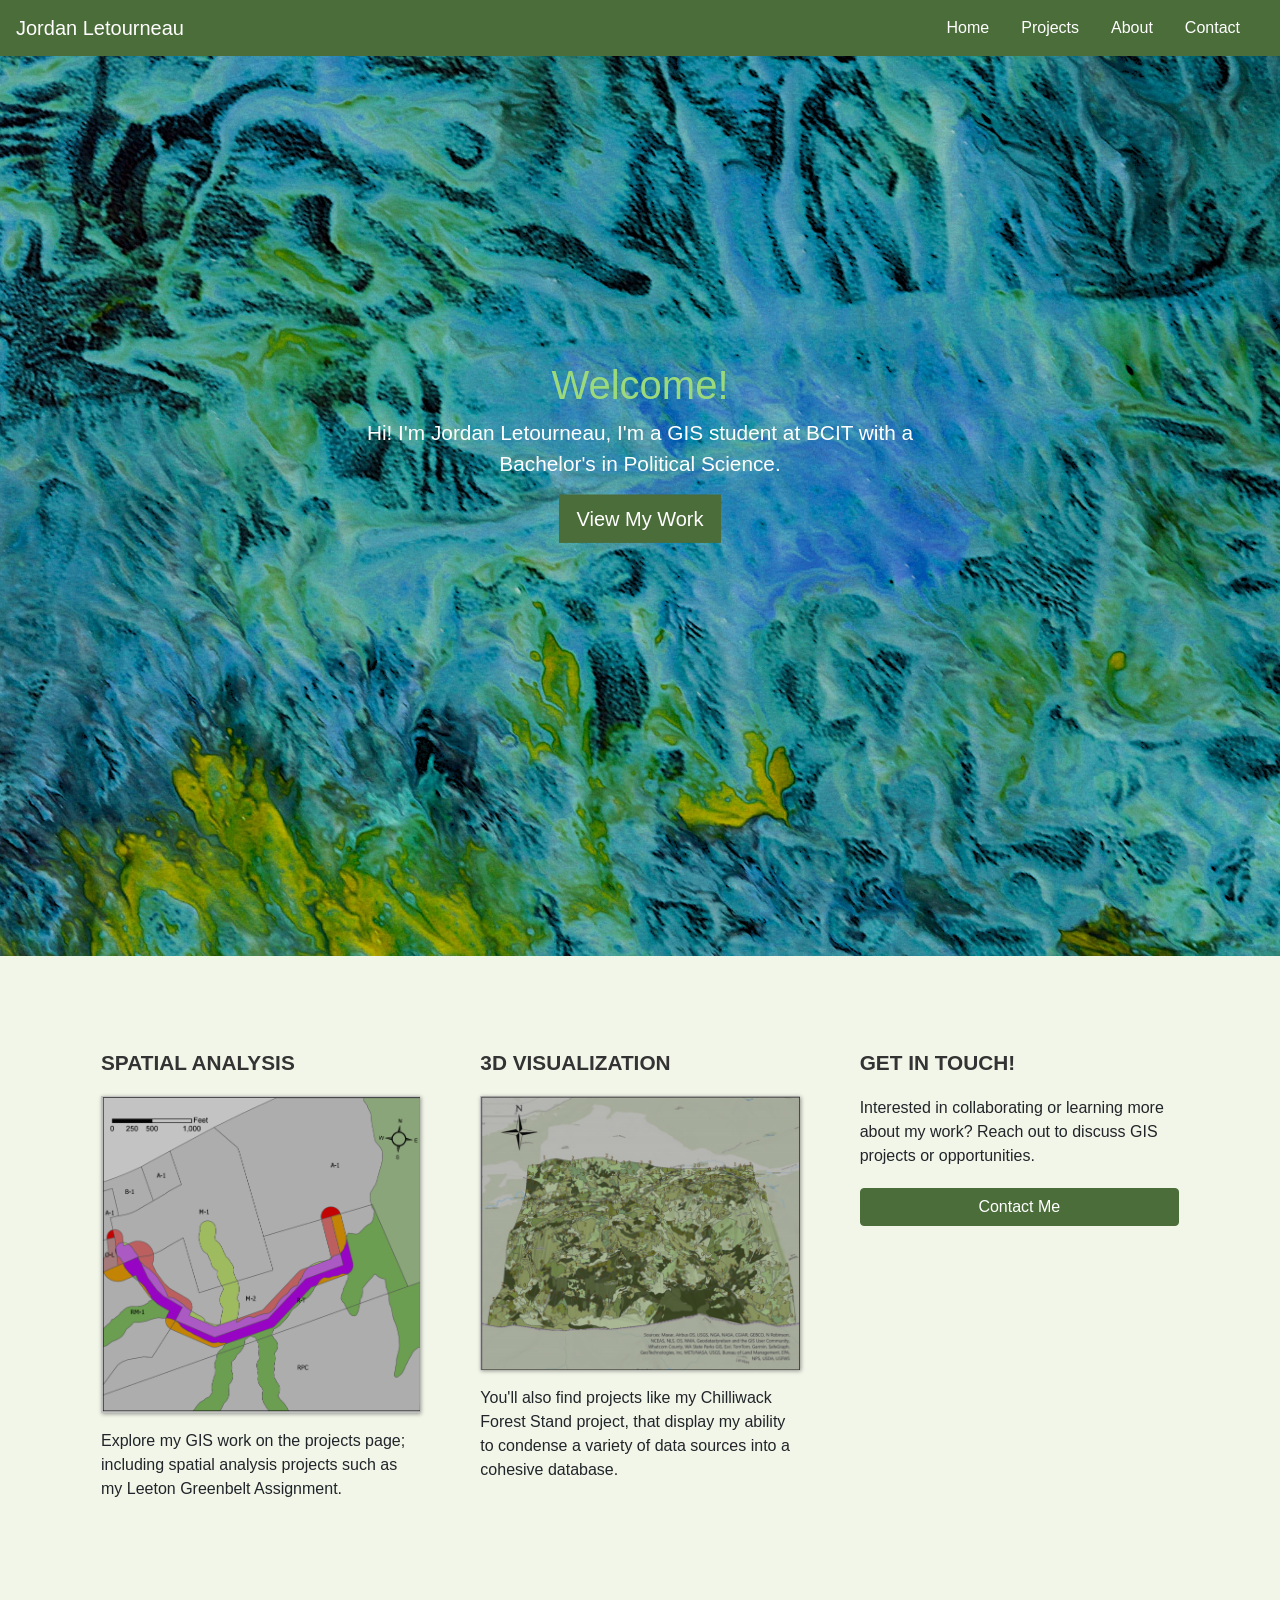
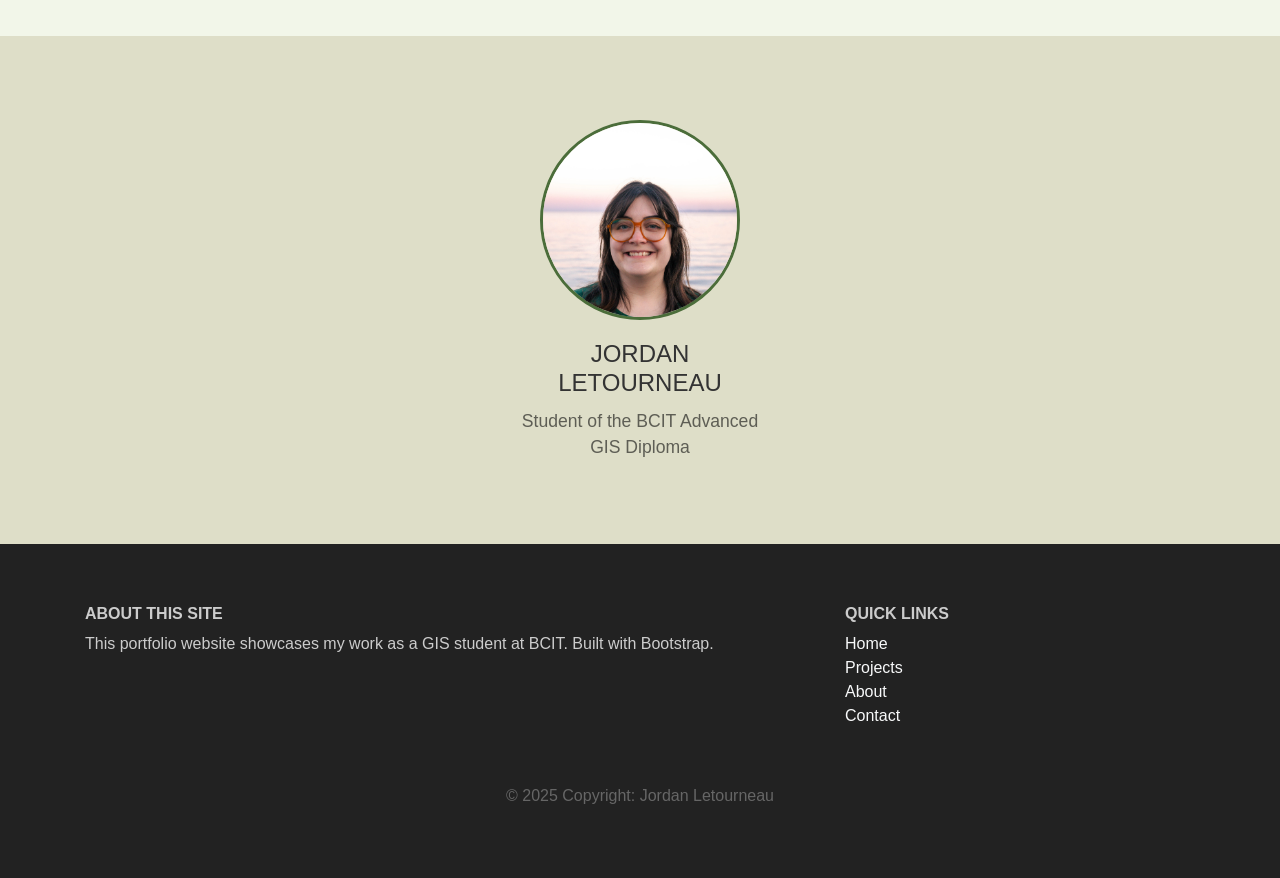
<file: index.html>
<!-- GIST 7130 M04 Web Page made using Bootstrap
	 Author:Jordan Letourneau, A01429551
	 First Accessed: October 6, 2025
-->
<!DOCTYPE html>
<html lang="en">
    <head>
        <!-- Page metadata and title for Home page -->
        <title>Home - My Portfolio</title>
        <link rel="icon" type="image/x-icon" href="icons/favicon.ico">
        <meta charset="utf-8">
        <meta name="viewport" content="width=device-width, initial-scale=1">
        <link rel="stylesheet" href="https://cdn.jsdelivr.net/npm/bootstrap@4.5.3/dist/css/bootstrap.min.css" integrity="sha384-TX8t27EcRE3e/ihU7zmQxVncDAy5uIKz4rEkgIXeMed4M0jlfIDPvg6uqKI2xXr2" crossorigin="anonymous">
        <link rel="stylesheet" type="text/css" href="indexstyle.css">
    </head>

    <body>
        <!-- Main navigation bar w/hamburger menu -->
        <nav class="navbar navbar-expand-md">
            <a class="navbar-brand" href="index.html">Jordan Letourneau</a>
            <button class="navbar-toggler navbar-dark" type="button" data-toggle="collapse" data-target="#main-navigation">
                <span class="navbar-toggler-icon"></span>
            </button>
            <!-- Collapsible navigation menu items -->
            <div class="collapse navbar-collapse" id="main-navigation">
                <ul class="navbar-nav">
                    <li class="nav-item">
                        <a class="nav-link" href="index.html">Home</a>
                    </li>
                    <li class="nav-item">
                        <a class="nav-link" href="projects.html">Projects</a>
                    </li>
                    <li class="nav-item">
                        <a class="nav-link" href="about.html">About</a>
                    </li>
                    <li class="nav-item">
                        <a class="nav-link" href="contact.html">Contact</a>
                    </li>
                </ul>
            </div>
        </nav>

        <!-- Main header section with background image -->
        <header class="page-header header container-fluid">
            <!-- Overlay -->
            <div class="overlay"></div>
            <div class="description">
                <h1>Welcome!</h1>
                <p>
                    Hi! I'm Jordan Letourneau, I'm a GIS student at BCIT with a Bachelor's in Political Science.
                </p>
                <button class="btn btn-outline-secondary btn-lg" onclick="location.href='projects.html'">View My Work</button>
            </div>
        </header>

        <!-- Main content features section -->
        <div class="container features">
            <!-- Bootstrap grid row for responsive columns -->
            <div class="row">
                <!-- First feature column -->
                <div class="col-lg-4 col-md-4 col-sm-12 mb-4">
                    <a href="projects.html" class="card-link">
                        <div class="feature-card">
                            <h3 class="feature-title">Spatial Analysis</h3>
                            <img src="images/column-1.png" class="img-fluid" alt="GIS Projects">
                            <p>Explore my GIS work on the projects page; including spatial analysis projects such as my Leeton Greenbelt Assignment.</p>
                        </div>
                    </a>
                </div>

                <!-- Second feature column -->
                <div class="col-lg-4 col-md-4 col-sm-12 mb-4">
                    <a href="projects.html" class="card-link">
                        <div class="feature-card">
                            <h3 class="feature-title">3D visualization</h3>
                            <img src="images/column-2.png" class="img-fluid" alt="3D visualization">
                            <p>You'll also find projects like my Chilliwack Forest Stand project, that display my ability to condense a variety of data sources into a cohesive database.</p>
                        </div>
                    </a>
                </div>

                <!-- Third column with quick contact -->
                <div class="col-lg-4 col-md-4 col-sm-12">
                    <div class="feature-card">
                        <h3 class="feature-title">Get in Touch!</h3>
                        <p>Interested in collaborating or learning more about my work? Reach out to discuss GIS projects or opportunities.</p>
                        <a href="contact.html" class="btn btn-secondary btn-block">Contact Me</a>
                    </div>
                </div>
            </div>
        </div>

        <!-- TEAM SECTION -->
        <div class="background">
            <div class="container team">
                <div class="row justify-content-center">
                    <!-- Team member card -->
                    <div class="team-card-container">
                        <img class="team-headshot" src="images/team-image-1.jpg" alt="Jordan Letourneau">
                        <h4 class="team-name">Jordan Letourneau</h4>
                        <p class="team-description">Student of the BCIT Advanced GIS Diploma</p>
                    </div>
                </div>
            </div>
        </div>

        <!-- FOOTER SECTION -->
        <footer class="page-footer">
            <div class="container">
                <div class="row">
                    <div class="col-lg-8 col-md-8 col-sm-12">
                        <h6 class="text-uppercase font-weight-bold">About This Site</h6>
                        <p>This portfolio website showcases my work as a GIS student at BCIT. Built with Bootstrap.</p>
                    </div>
                    <div class="col-lg-4 col-md-4 col-sm-12">
                        <h6 class="text-uppercase font-weight-bold">Quick Links</h6>
                        <p>
                            <a href="index.html" class="text-light">Home</a><br>
                            <a href="projects.html" class="text-light">Projects</a><br>
                            <a href="about.html" class="text-light">About</a><br>
                            <a href="contact.html" class="text-light">Contact</a>
                        </p>
                    </div>
                </div>
            </div>
            <div class="footer-copyright text-center">© 2025 Copyright: Jordan Letourneau</div>
        </footer>

        <!-- JavaScript libraries -->
        <script src="https://code.jquery.com/jquery-3.7.1.js" integrity="sha256-eKhayi8LEQwp4NKxN+CfCh+3qOVUtJn3QNZ0TciWLP4=" crossorigin="anonymous"></script>
        <script src="https://cdn.jsdelivr.net/npm/bootstrap@4.5.3/dist/js/bootstrap.min.js" integrity="sha384-w1Q4orYjBQndcko6MimVbzY0tgp4pWB4lZ7lr30WKz0vr/aWKhXdBNmNb5D92v7s" crossorigin="anonymous"></script>
        <script src="main.js"></script>
    </body>
</html>
</file>
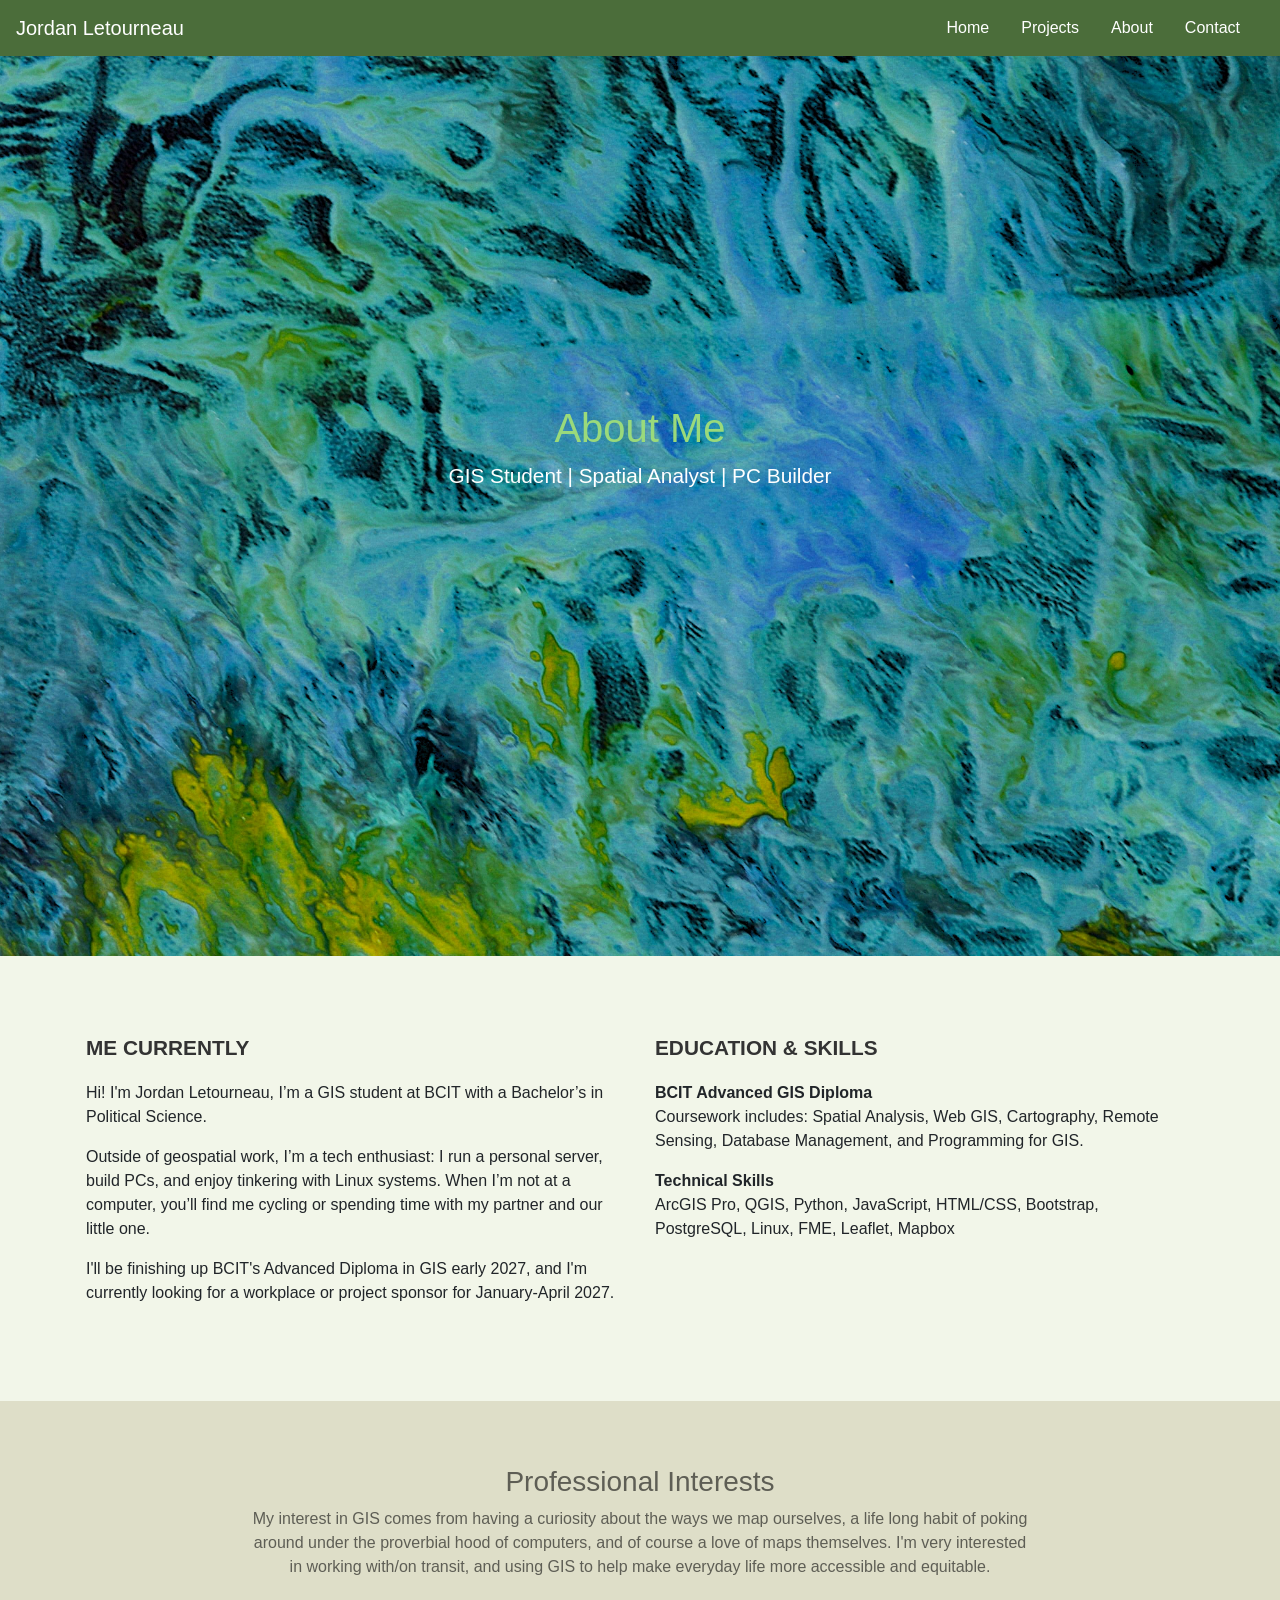
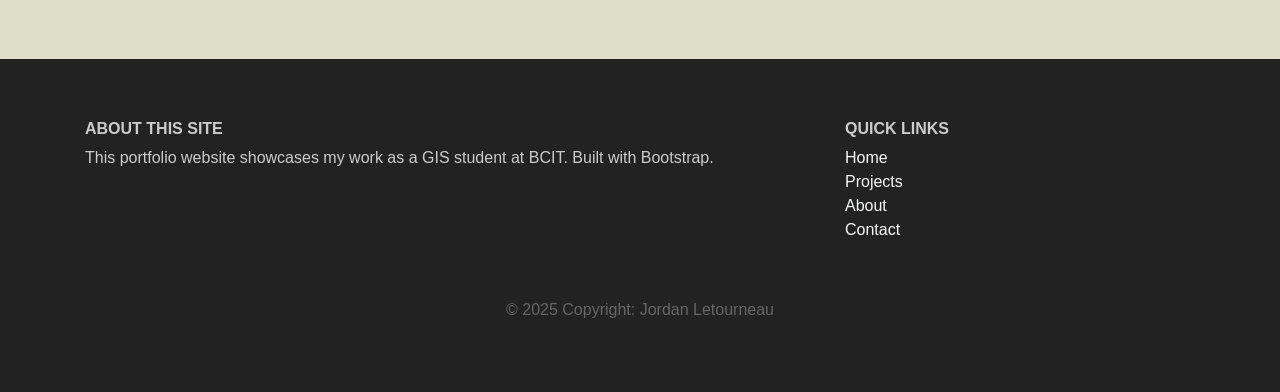
<file: about.html>
<!DOCTYPE html>
<html lang="en">
    <head>
        <title>About - My Portfolio</title>
        <link rel="icon" type="image/x-icon" href="icons/favicon.ico">
        <meta charset="utf-8">
        <meta name="viewport" content="width=device-width, initial-scale=1">
        <link rel="stylesheet" href="https://cdn.jsdelivr.net/npm/bootstrap@4.5.3/dist/css/bootstrap.min.css" integrity="sha384-TX8t27EcRE3e/ihU7zmQxVncDAy5uIKz4rEkgIXeMed4M0jlfIDPvg6uqKI2xXr2" crossorigin="anonymous">
        <link rel="stylesheet" type="text/css" href="indexstyle.css">
    </head>

    <body>
        <!-- navigation bar w/hamburger menu -->
        <nav class="navbar navbar-expand-md">
            <a class="navbar-brand" href="index.html">Jordan Letourneau</a>
            <button class="navbar-toggler navbar-dark" type="button" data-toggle="collapse" data-target="#main-navigation">
                <span class="navbar-toggler-icon"></span>
            </button>
            <!-- Collapsible nav menu -->
            <div class="collapse navbar-collapse" id="main-navigation">
                <ul class="navbar-nav">
                    <li class="nav-item">
                        <a class="nav-link" href="index.html">Home</a>
                    </li>
                    <li class="nav-item">
                        <a class="nav-link" href="projects.html">Projects</a>
                    </li>
                    <li class="nav-item">
                        <a class="nav-link" href="about.html">About</a>
                    </li>
                    <li class="nav-item">
                        <a class="nav-link" href="contact.html">Contact</a>
                    </li>
                </ul>
            </div>
        </nav>

        <!-- About page header section -->
        <header class="page-header header container-fluid">
            <!-- overlay -->
            <div class="overlay"></div>
            <div class="description">
                <h1>About Me</h1>
                <p>
                    GIS Student | Spatial Analyst | PC Builder
                </p>
            </div>
        </header>

        <!-- About page main content -->
        <div class="container features">
            <div class="row">
                <div class="col-lg-6 col-md-6 col-sm-12">
                    <h3 class="feature-title">Me Currently</h3>
                    <p>Hi! I'm Jordan Letourneau, I’m a GIS student at BCIT with a Bachelor’s in Political Science.</p>
                    <p>
                        Outside of geospatial work, I’m a tech enthusiast: I run a personal server, build PCs, and enjoy tinkering with Linux systems. When I’m not at a computer, you’ll find me cycling or spending time with my partner and
                        our little one.</p>

                        <p>I'll be finishing up BCIT's Advanced Diploma in GIS early 2027, and I'm currently looking for a workplace or project sponsor for January-April 2027. 
                    </p>
                </div>
                <div class="col-lg-6 col-md-6 col-sm-12">
                    <h3 class="feature-title">Education & Skills</h3>
                    <p>
                        <strong>BCIT Advanced GIS Diploma</strong><br>
                        Coursework includes: Spatial Analysis, Web GIS, Cartography, Remote Sensing, Database Management, and Programming for GIS.
                    </p>
                    <p>
                        <strong>Technical Skills</strong><br>
                        ArcGIS Pro, QGIS, Python, JavaScript, HTML/CSS, Bootstrap, PostgreSQL, Linux, FME, Leaflet, Mapbox
                    </p>
                </div>
            </div>
        </div>

        <!-- Personal interests -->
        <div class="background">
            <div class="container team">
                <div class="row">
                    <div class="col-lg-12 col-md-12 col-sm-12 text-center">
                        <h3>Professional Interests</h3>
                        <p>
                            My interest in GIS comes from having a curiosity about the ways we map ourselves, a life long habit of poking around under the proverbial hood of computers, and of course a love of maps themselves. I'm very interested in working with/on transit, and using GIS to
                            help make everyday life more accessible and equitable.
                        </p>
                    </div>
                </div>
            </div>
        </div>

        <!-- FOOTER SECTION -->
        <footer class="page-footer">
            <div class="container">
                <div class="row">
                    <div class="col-lg-8 col-md-8 col-sm-12">
                        <h6 class="text-uppercase font-weight-bold">About This Site</h6>
                        <p>This portfolio website showcases my work as a GIS student at BCIT. Built with Bootstrap.</p>
                    </div>
                    <div class="col-lg-4 col-md-4 col-sm-12">
                        <h6 class="text-uppercase font-weight-bold">Quick Links</h6>
                        <p>
                            <a href="index.html" class="text-light">Home</a><br>
                            <a href="projects.html" class="text-light">Projects</a><br>
                            <a href="about.html" class="text-light">About</a><br>
                            <a href="contact.html" class="text-light">Contact</a>
                        </p>
                    </div>
                </div>
            </div>
            <div class="footer-copyright text-center">© 2025 Copyright: Jordan Letourneau</div>
        </footer>

        <!-- JavaScript libraries -->
        <script src="https://code.jquery.com/jquery-3.7.1.js" integrity="sha256-eKhayi8LEQwp4NKxN+CfCh+3qOVUtJn3QNZ0TciWLP4=" crossorigin="anonymous"></script>
        <script src="https://cdn.jsdelivr.net/npm/bootstrap@4.5.3/dist/js/bootstrap.min.js" integrity="sha384-w1Q4orYjBQndcko6MimVbzY0tgp4pWB4lZ7lr30WKz0vr/aWKhXdBNmNb5D92v7s" crossorigin="anonymous"></script>
        <script src="main.js"></script>
    </body>
</html>
</file>
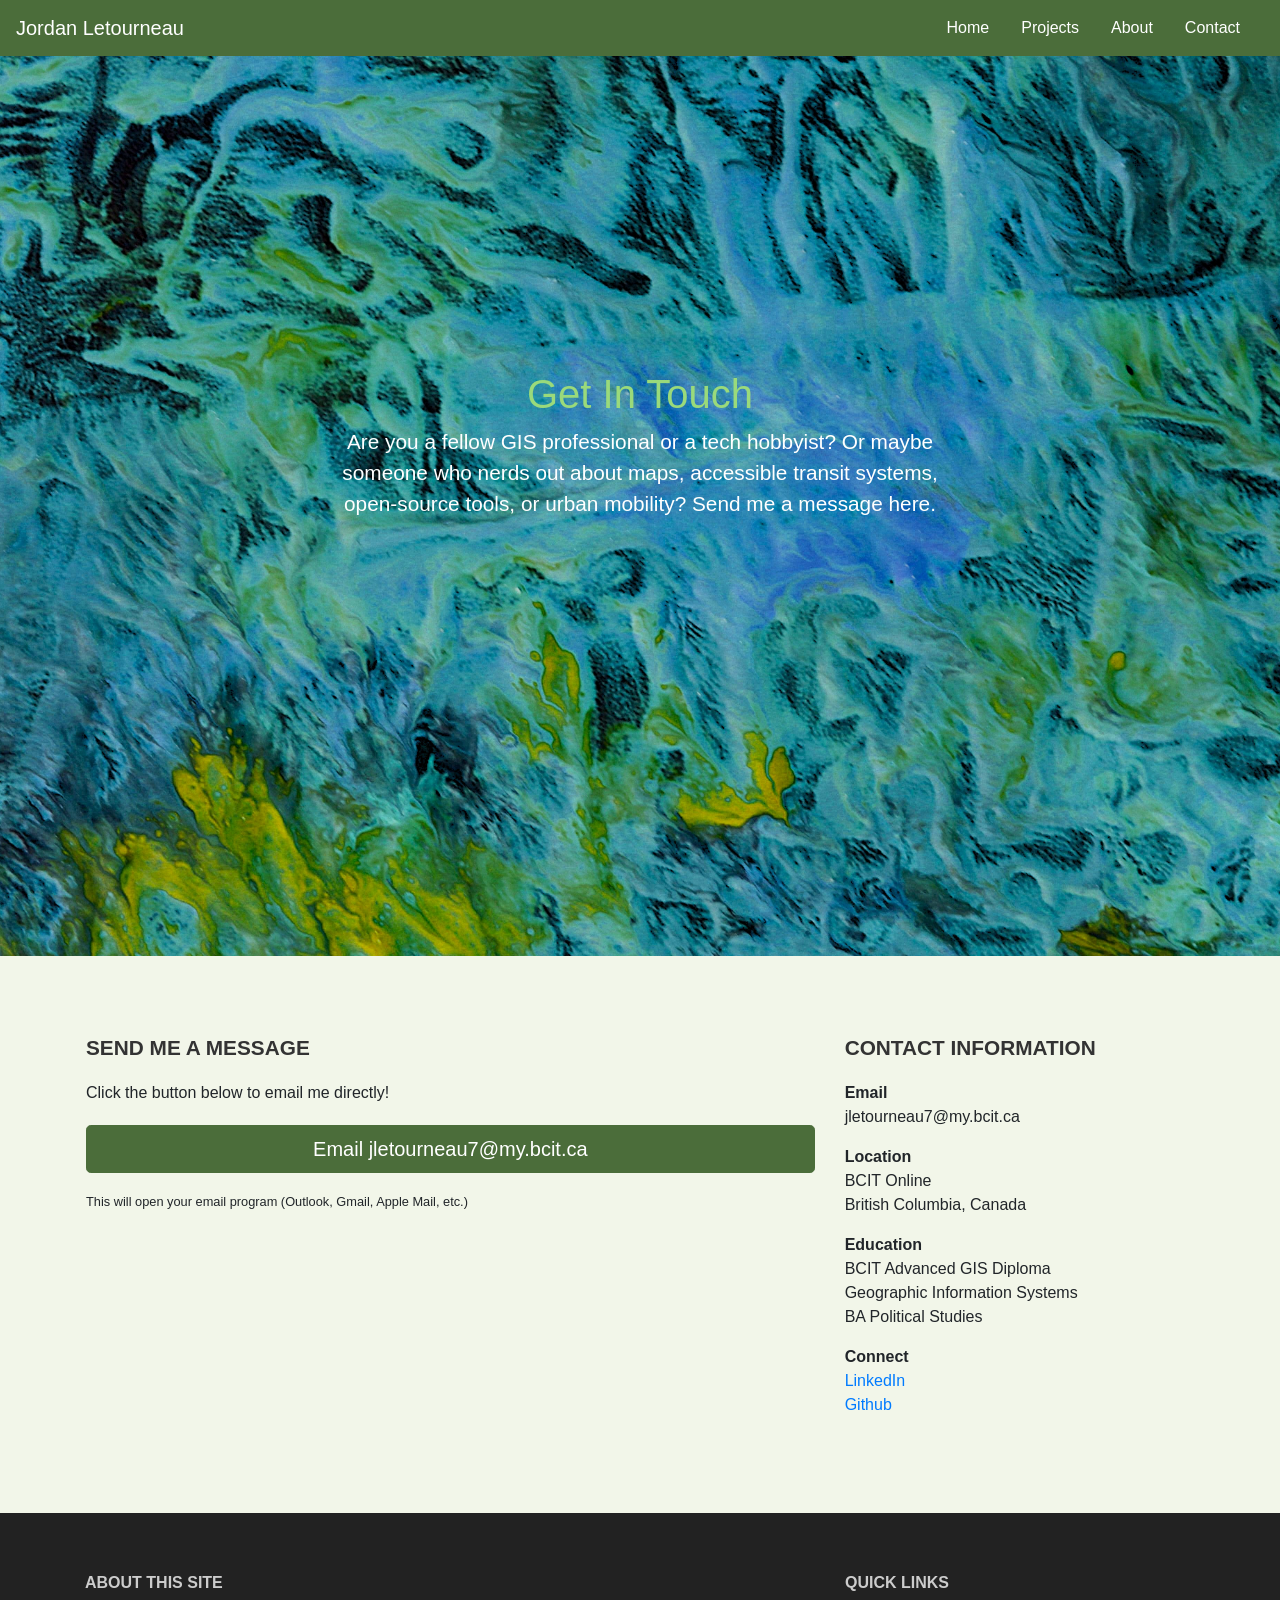
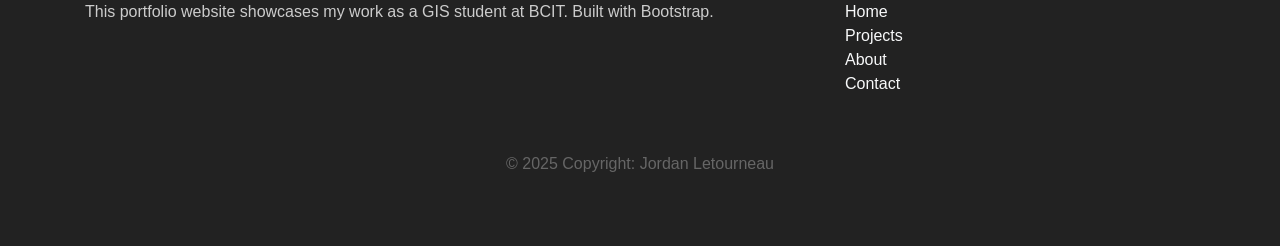
<file: contact.html>
<!DOCTYPE html>
<html lang="en">
    <head>
        <title>Contact - My Portfolio</title>
        <link rel="icon" type="image/x-icon" href="icons/favicon.ico">
        <meta charset="utf-8">
        <meta name="viewport" content="width=device-width, initial-scale=1">
        <link rel="stylesheet" href="https://cdn.jsdelivr.net/npm/bootstrap@4.5.3/dist/css/bootstrap.min.css" integrity="sha384-TX8t27EcRE3e/ihU7zmQxVncDAy5uIKz4rEkgIXeMed4M0jlfIDPvg6uqKI2xXr2" crossorigin="anonymous">
        <link rel="stylesheet" type="text/css" href="indexstyle.css">
    </head>

    <body>
        <!-- Main navigation bar w/hamburger menu -->
        <nav class="navbar navbar-expand-md">
            <a class="navbar-brand" href="index.html">Jordan Letourneau</a>
            <button class="navbar-toggler navbar-dark" type="button" data-toggle="collapse" data-target="#main-navigation">
                <span class="navbar-toggler-icon"></span>
            </button>
            <!-- Collapsible nav menu -->
            <div class="collapse navbar-collapse" id="main-navigation">
                <ul class="navbar-nav">
                    <li class="nav-item">
                        <a class="nav-link" href="index.html">Home</a>
                    </li>
                    <li class="nav-item">
                        <a class="nav-link" href="projects.html">Projects</a>
                    </li>
                    <li class="nav-item">
                        <a class="nav-link" href="about.html">About</a>
                    </li>
                    <li class="nav-item">
                        <a class="nav-link" href="contact.html">Contact</a>
                    </li>
                </ul>
            </div>
        </nav>

        <!-- Contact page header section -->
        <header class="page-header header container-fluid">
            <div class="overlay"></div>
            <div class="description">
                <h1>Get In Touch</h1>
                <p>
                    Are you a fellow GIS professional or a tech hobbyist? Or maybe someone who nerds out about maps, accessible transit systems, open-source tools, or urban mobility? Send me a message here.
                </p>
            </div>
        </header>

        <!-- Contact page main content -->
        <div class="container features">
            <div class="row">
                <div class="col-lg-8 col-md-8 col-sm-12">
                    <h3 class="feature-title">Send Me a Message</h3>
                    <p>Click the button below to email me directly!</p>
                    <!-- mailto link -->
                    <a href="mailto:jletourneau7@my.bcit.ca" class="btn btn-secondary btn-lg btn-block">
                        Email jletourneau7@my.bcit.ca
                    </a>
                    <p class="mt-3"><small>This will open your email program (Outlook, Gmail, Apple Mail, etc.)</small></p>
                </div>
                <div class="col-lg-4 col-md-4 col-sm-12">
                    <h3 class="feature-title">Contact Information</h3>
                    <p>
                        <strong>Email</strong><br>
                        jletourneau7@my.bcit.ca
                    </p>

                    <p>
                        <strong>Location</strong><br>
                        BCIT Online<br>
                        British Columbia, Canada
                    </p>

                    <p>
                        <strong>Education</strong><br>
                        BCIT Advanced GIS Diploma<br>
                        Geographic Information Systems
                        <br>
                        BA Political Studies<br>
                    </p>

                    <p>
                        <strong>Connect</strong><br>
                        <a href="https://www.linkedin.com/in/jordanlet/" target="_blank">LinkedIn</a><br>
                        <a href="https://github.com/letourJ" target="_blank">Github</a>
                    </p>
                </div>
            </div>
        </div>

        <!-- FOOTER SECTION -->
        <footer class="page-footer">
            <div class="container">
                <div class="row">
                    <div class="col-lg-8 col-md-8 col-sm-12">
                        <h6 class="text-uppercase font-weight-bold">About This Site</h6>
                        <p>This portfolio website showcases my work as a GIS student at BCIT. Built with Bootstrap.</p>
                    </div>
                    <div class="col-lg-4 col-md-4 col-sm-12">
                        <h6 class="text-uppercase font-weight-bold">Quick Links</h6>
                        <p>
                            <a href="index.html" class="text-light">Home</a><br>
                            <a href="projects.html" class="text-light">Projects</a><br>
                            <a href="about.html" class="text-light">About</a><br>
                            <a href="contact.html" class="text-light">Contact</a>
                        </p>
                    </div>
                </div>
            </div>
            <div class="footer-copyright text-center">© 2025 Copyright: Jordan Letourneau</div>
        </footer>

        <!-- JavaScript libraries -->
        <script src="https://code.jquery.com/jquery-3.7.1.js" integrity="sha256-eKhayi8LEQwp4NKxN+CfCh+3qOVUtJn3QNZ0TciWLP4=" crossorigin="anonymous"></script>
        <script src="https://cdn.jsdelivr.net/npm/bootstrap@4.5.3/dist/js/bootstrap.min.js" integrity="sha384-w1Q4orYjBQndcko6MimVbzY0tgp4pWB4lZ7lr30WKz0vr/aWKhXdBNmNb5D92v7s" crossorigin="anonymous"></script>
        <script src="main.js"></script>
    </body>
</html>
</file>
<file: indexstyle.css>
/* Reset default browser margins and padding */
body {
    padding: 0;
    margin: 0;
    background: #f2f6e9;
}

/* Navigation bar */
.navbar {
    background: #4b6d3a;
}
.nav-link,
.navbar-brand {
    color: #fff;
    cursor: pointer;
}
.nav-link {
    margin-right: 1em !important;
}
.nav-link:hover {
    color: #000;
}
.navbar-collapse {
    justify-content: flex-end;
}

/* Header section */
.header {
    background-image: url("images/header-background.jpg");
    background-size: cover;
    background-position: center;
    position: relative;
}

/* overlay */
.overlay {
    position: absolute;
    min-height: 100%;
    min-width: 100%;
    left: 0;
    top: 0;
    background: rgba(0, 0, 0, 0.2);
}

/* Centered text description in header */
.description {
    left: 50%;
    position: absolute;
    top: 45%;
    transform: translate(-50%, -55%);
    text-align: center;
}
.description h1 {
    color: #9ada7b;
}
.description p {
    color: #fff;
    font-size: 1.3rem;
    line-height: 1.5;
}
.description button {
    border: 1px solid #4b6d3a;
    background: #4b6d3a;
    border-radius: 0;
    color: #fff;
}
.description button:hover {
    border: 1px solid #fff;
    background: #fff;
    color: #000;
}

/* Features section */
.features {
    margin: 4em auto;
    padding: 1em;
    position: relative;
}
.feature-title {
    color: #333;
    font-size: 1.3rem;
    font-weight: 700;
    margin-bottom: 20px;
    text-transform: uppercase;
}
.features img {
    -webkit-box-shadow: 1px 1px 4px rgba(0, 0, 0, 0.4);
    -moz-box-shadow: 1px 1px 4px rgba(0, 0, 0, 0.4);
    box-shadow: 1px 1px 4px rgba(0, 0, 0, 0.4);
    margin-bottom: 16px;
}
.features .form-control,
.features input {
    border-radius: 0;
}
.features .btn {
    background-color: #4b6d3a;
    border: 1px solid #4b6d3a;
    color: #fff;
    margin-top: 20px;
}
.features .btn:hover {
    background-color: #333;
    border: 1px solid #333;
}

/* Team section */
.background {
    background: #dedec8;
    padding: 4em 0;
}
.team {
    color: #5e5e55;
    padding: 0 180px;
}

/* Team Card Styling */
.team-card-container {
    display: block !important;
    text-align: center;
    max-width: 300px;
    margin: 0 auto;
    padding: 20px;
}

.team-headshot {
    width: 200px;
    height: 200px;
    object-fit: cover;
    border-radius: 50%;
    margin: 0 auto 20px auto;
    border: 3px solid #4b6d3a;
    display: block;
}

.team-name {
    font-size: 1.5rem;
    margin-bottom: 10px;
    text-transform: uppercase;
    color: #333;
    line-height: 1.2;
}

.team-description {
    font-size: 1.1rem;
    line-height: 1.5;
    color: #5e5e55;
    margin: 0;
}

/* Footer section */
.page-footer {
    background-color: #222;
    color: #ccc;
    padding: 60px 0 30px;
}
.footer-copyright {
    color: #666;
    padding: 40px 0;
}

/* PROJECTS PAGE */

/* Page header styling */
.projects-header {
    background-color: #4b6d3a;
    padding: 60px 0 40px;
    text-align: center;
    color: white;
}
.projects-header h1 {
    font-size: 2.5rem;
    margin-bottom: 15px;
}

/* Projects section styling */
.projects {
    margin: 4em auto;
    padding: 1em;
    position: relative;
}
.project-card {
    margin-bottom: 30px;
    border: none;
    box-shadow: 0 4px 8px rgba(0, 0, 0, 0.1);
    transition: transform 0.3s ease, box-shadow 0.3s ease;
}
.project-card:hover {
    transform: translateY(-5px);
    box-shadow: 0 8px 16px rgba(0, 0, 0, 0.2);
}
.project-card img {
    height: 250px;
    object-fit: cover;
    width: 100%;
}
.project-card .card-body {
    padding: 25px;
}
.project-card .card-title {
    color: #4b6d3a;
    font-weight: bold;
    margin-bottom: 15px;
}
.project-card .btn {
    background-color: #4b6d3a;
    border: 1px solid #4b6d3a;
    color: #fff;
}
.project-card .btn:hover {
    background-color: #3a5530;
    border: 1px solid #3a5530;
}

/* Project image hover effects */
.project-image {
    transition: transform 0.3s ease, opacity 0.3s ease;
    cursor: pointer;
}

.project-image:hover {
    transform: scale(1.02);
    opacity: 0.9;
}

/* Mobile responsiveness */
@media (max-width: 575.98px) {
    .description {
        left: 0;
        padding: 0 15px;
        position: absolute;
        top: 10%;
        transform: none;
        text-align: center;
    }

    .description h1 {
        font-size: 2em;
    }

    .description p {
        font-size: 1.2rem;
    }

    .features {
        margin: 0;
    }

    .team {
        padding: 0 20px;
    }

    .team-headshot {
        width: 150px;
        height: 150px;
    }

    .team-name {
        font-size: 1.3rem;
    }

    .team-description {
        font-size: 1rem;
    }

    /* Projects page mobile fixes */
    .projects-header {
        padding: 40px 0 20px;
    }

    .projects-header h1 {
        font-size: 2em;
    }

    .projects {
        margin: 2em auto;
    }

    .project-card img {
        height: 200px;
    }
}
/* Feature Card Styling for clickable cards */
.feature-card {
    padding: 15px;
    border-radius: 8px;
    transition: all 0.3s ease;
    height: 100%;
    display: block;
}

.feature-card:hover {
    background-color: rgba(75, 109, 58, 0.1);
    transform: translateY(-5px);
    box-shadow: 0 8px 16px rgba(0, 0, 0, 0.1);
}

.card-link {
    text-decoration: none;
    color: inherit;
    display: block;
    height: 100%;
}

.card-link:hover {
    text-decoration: none;
    color: inherit;
}
</file>
